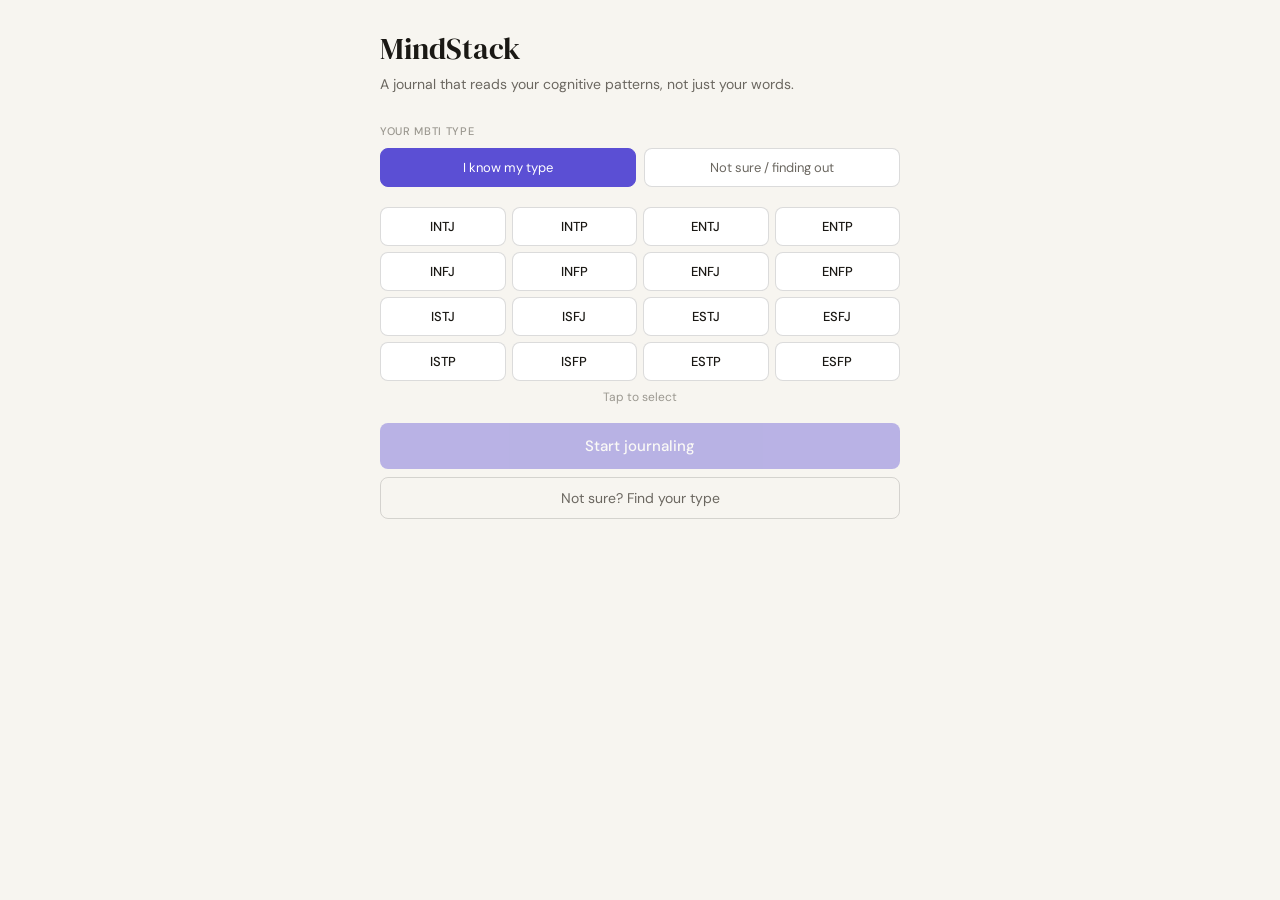
<file: index.html>
<!DOCTYPE html>
<html lang="en">
<head>
<meta charset="UTF-8">
<meta name="viewport" content="width=device-width, initial-scale=1.0">
<title>MindStack</title>
<link href="https://fonts.googleapis.com/css2?family=DM+Serif+Display:ital@0;1&family=DM+Sans:opsz,wght@9..40,300;9..40,400;9..40,500&display=swap" rel="stylesheet">
<link rel="stylesheet" href="styles.css">
</head>
<body>
<div class="shell">

<div id="p-onboard" class="page active">
  <div class="ob-logo serif">MindStack</div>
  <p class="ob-sub">A journal that reads your cognitive patterns, not just your words.</p>
  <div class="ob-lbl">Your MBTI type</div>
  <div class="mode-row">
    <button class="mode-btn active" id="m-know" onclick="setMode('know')">I know my type</button>
    <button class="mode-btn" id="m-unsure" onclick="setMode('unsure')">Not sure / finding out</button>
  </div>
  <div id="sec-know">
    <div class="type-grid" id="tg-know"></div>
    <p class="hint">Tap to select</p>
    <button class="btn-p" id="btn-start" disabled onclick="startApp()">Start journaling</button>
    <button class="btn-g" onclick="setMode('unsure')">Not sure? Find your type</button>
  </div>
  <div id="sec-unsure" style="display:none">
    <p style="font-size:14px;color:var(--text2);margin-bottom:18px;line-height:1.6">Select all the types that sound like you. We will narrow it down.</p>
    <div class="type-grid" id="tg-multi"></div>
    <p class="hint" id="multi-hint">Select one or more</p>
    <button class="btn-p" id="btn-quiz" disabled onclick="startQuiz()">Find my type</button>
    <button class="btn-g" onclick="setMode('know')">I know my type</button>
  </div>
</div>

<div id="p-quiz" class="page">
  <div class="quiz-prog" id="quiz-prog"></div>
  <div class="quiz-q serif" id="quiz-q"></div>
  <p class="quiz-sub" id="quiz-sub"></p>
  <div class="quiz-opts" id="quiz-opts"></div>
  <button class="btn-g" onclick="showPage('p-onboard')">Back</button>
</div>

<div id="p-result" class="page">
  <div style="text-align:center;padding:16px 0 24px">
    <div style="font-size:11px;font-weight:500;color:var(--text3);letter-spacing:.06em;text-transform:uppercase;margin-bottom:10px">Your likely type</div>
    <div class="result-type serif" id="res-type"></div>
    <p style="font-size:14px;color:var(--text2);line-height:1.6;max-width:300px;margin:0 auto" id="res-desc"></p>
  </div>
  <div class="card" id="res-stack"></div>
  <button class="btn-p" onclick="startApp()">This is me - start journaling</button>
  <button class="btn-g" onclick="showPage('p-onboard')">Try again</button>
</div>

<div id="main-app" style="display:none">

  <div id="tab-journal" class="page active">
    <div class="stat-row">
      <div class="stat"><div class="stat-num" id="s-streak">0</div><div class="stat-lbl">day streak</div></div>
      <div class="stat"><div class="stat-num" id="s-entries">0</div><div class="stat-lbl">entries</div></div>
      <div class="stat"><div class="stat-num" id="s-type">--</div><div class="stat-lbl">your type</div></div>
    </div>
    <div class="card">
      <div class="c-lbl">This week</div>
      <div class="streak-row" id="streak-row"></div>
    </div>
    <div class="card">
      <div class="j-mode-row">
        <button class="j-mode-btn active" id="jm-write" onclick="setJMode('write')">Free write</button>
        <button class="j-mode-btn" id="jm-scenario" onclick="setJMode('scenario')">Walk me through it</button>
      </div>
      <div id="jv-write">
        <textarea id="entry-input" placeholder="Write anything - what is on your mind, something that felt off, a situation you are turning over..."></textarea>
        <div class="toggle-row">
          <label class="tog"><input type="checkbox" id="excl-tog"><span class="t-sl"></span></label>
          <span class="tog-lbl">Exclude from AI - keep this private</span>
        </div>
        <button class="btn-p" style="margin-top:12px" id="btn-submit" onclick="submitFreeWrite()">Get insight</button>
      </div>
      <div id="jv-scenario" style="display:none">
        <div class="sc-step">
          <div class="sc-num">Step 1 - What happened</div>
          <div class="sc-q">Describe the situation plainly. Do not interpret it yet - just what occurred.</div>
          <textarea class="sc-input" id="sc-1" placeholder="e.g. I had a conversation and it went differently than I expected..."></textarea>
        </div>
        <div class="sc-step">
          <div class="sc-num">Step 2 - Your reaction</div>
          <div class="sc-q">What was your immediate internal response? What did you feel or think first?</div>
          <textarea class="sc-input" id="sc-2" placeholder="e.g. I felt defensive, I went quiet, I could not stop thinking about it..."></textarea>
        </div>
        <div class="sc-step">
          <div class="sc-num">Step 3 - What you want</div>
          <div class="sc-q">What outcome are you actually looking for - resolution, clarity, to be heard, to move on?</div>
          <textarea class="sc-input" id="sc-3" placeholder="e.g. I just want to understand why it bothered me..."></textarea>
        </div>
        <button class="btn-p" style="margin-top:4px" id="btn-scenario" onclick="submitScenario()">Analyse this situation</button>
      </div>
    </div>
    <div id="insight-out"></div>
  </div>

  <div id="tab-learn" class="page" style="display:none">
    <div class="sec-title serif" id="learn-title"></div>
    <p class="sec-sub">Understand your wiring and the system underneath all types.</p>
    <div class="learn-tabs">
      <button class="l-tab active" onclick="setLearnTab('stack')">Your stack</button>
      <button class="l-tab" onclick="setLearnTab('glossary')">Functions</button>
      <button class="l-tab" onclick="setLearnTab('growth')">Growth</button>
    </div>
    <div id="lv-stack"></div>
    <div id="lv-glossary" style="display:none"></div>
    <div id="lv-growth" style="display:none"></div>
  </div>

  <div id="tab-explore" class="page" style="display:none">
    <div class="sec-title serif">Explore types</div>
    <p class="sec-sub">A neutral look at every type and how to work with them as <span id="ex-your-type"></span>.</p>
    <div class="ex-grid" id="ex-type-grid"></div>
    <div id="ex-detail"></div>
  </div>

  <div id="tab-history" class="page" style="display:none">
    <div class="sec-title serif">History</div>
    <p class="sec-sub">Your month at a glance.</p>
    <div class="card">
      <div class="c-lbl" id="month-lbl"></div>
      <div class="month-grid" id="month-grid"></div>
      <div class="legend">
        <span><span class="l-dot" style="background:var(--purple-l);border:.5px solid var(--purple-m)"></span>AI insight</span>
        <span><span class="l-dot" style="background:var(--green-l);border:.5px solid #7DC4A0"></span>Private</span>
      </div>
    </div>
    <div id="entries-list"></div>
  </div>

  <div id="tab-dashboard" class="page" style="display:none">
    <div class="sec-title serif">Patterns</div>
    <p class="sec-sub">What keeps showing up in your entries.</p>
    <div class="card" style="margin-bottom:10px">
      <div class="c-lbl">Themes this month</div>
      <div class="bar-row"><div class="bar-lbl">Future / planning</div><div class="bar-track"><div class="bar-fill" style="width:85%"></div></div><div class="bar-val">85%</div></div>
      <div class="bar-row"><div class="bar-lbl">Relationships</div><div class="bar-track"><div class="bar-fill" style="width:72%"></div></div><div class="bar-val">72%</div></div>
      <div class="bar-row"><div class="bar-lbl">Performance</div><div class="bar-track"><div class="bar-fill" style="width:58%"></div></div><div class="bar-val">58%</div></div>
      <div class="bar-row"><div class="bar-lbl">Self-doubt</div><div class="bar-track"><div class="bar-fill" style="width:40%"></div></div><div class="bar-val">40%</div></div>
      <div class="bar-row"><div class="bar-lbl">Clarity moments</div><div class="bar-track"><div class="bar-fill" style="width:33%"></div></div><div class="bar-val">33%</div></div>
    </div>
    <div class="card" style="margin-bottom:10px">
      <div class="c-lbl">Recurring situations</div>
      <div class="pat-row"><div class="pat-icon" style="background:var(--purple-l)">&#x1F501;</div><div><div class="pat-lbl">Processing decisions alone</div><div class="pat-sub">Shows up in 8 of your last 12 entries</div></div></div>
      <div class="pat-row"><div class="pat-icon" style="background:var(--amber-l)">&#x26A1;</div><div><div class="pat-lbl">Post-conversation replays</div><div class="pat-sub">You often journal after a significant exchange</div></div></div>
      <div class="pat-row"><div class="pat-icon" style="background:var(--blue-l)">&#x1F3AF;</div><div><div class="pat-lbl">Progress vs. vision gap</div><div class="pat-sub">Recurring check on whether effort matches internal standard</div></div></div>
      <div class="pat-row"><div class="pat-icon" style="background:var(--green-l)">&#x1F331;</div><div><div class="pat-lbl">Rare ease</div><div class="pat-sub">Only 2 entries this month without tension present</div></div></div>
    </div>
    <div class="card" style="margin-bottom:10px">
      <div class="c-lbl">Words you return to</div>
      <div style="padding-top:4px"><span class="chip">progress</span><span class="chip">unsure</span><span class="chip">feels off</span><span class="chip">pattern</span><span class="chip">trust</span><span class="chip">plan</span><span class="chip">alone</span><span class="chip">behind</span><span class="chip">honest</span></div>
    </div>
    <div class="card">
      <div class="c-lbl">Your type recurring blind spot</div>
      <p id="blind-spot" style="font-size:14px;line-height:1.75;color:var(--text)"></p>
    </div>
  </div>

</div>
</div>

<nav class="nav" id="main-nav" style="display:none">
  <button class="nav-item active" onclick="switchTab('journal')"><div class="nav-dot"></div>Journal</button>
  <button class="nav-item" onclick="switchTab('learn')"><div class="nav-dot"></div>Learn</button>
  <button class="nav-item" onclick="switchTab('explore')"><div class="nav-dot"></div>Explore</button>
  <button class="nav-item" onclick="switchTab('history')"><div class="nav-dot"></div>History</button>
  <button class="nav-item" onclick="switchTab('dashboard')"><div class="nav-dot"></div>Patterns</button>
</nav>
<script src="app.js"></script>
</body>
</html>
</file>
<file: styles.css>
:root{--bg:#F7F5F0;--surface:#FFF;--surface2:#F0EDE6;--border:rgba(0,0,0,.08);--border2:rgba(0,0,0,.14);--text:#1A1814;--text2:#6B6760;--text3:#9B9890;--purple:#5B4FD4;--purple-l:#EAE8FA;--purple-m:#9B94E8;--green:#2D7A4F;--green-l:#E8F5EE;--amber:#B85C0A;--amber-l:#FDF0E6;--blue:#1A5FA8;--blue-l:#E6F0FA;--red:#C13030;--red-l:#FAE8E8;--r:12px;--rs:8px;}
*{box-sizing:border-box;margin:0;padding:0}
body{font-family:'DM Sans',sans-serif;background:var(--bg);color:var(--text);min-height:100vh}
.serif{font-family:'DM Serif Display',serif}
.shell{max-width:560px;margin:0 auto;padding:0 20px 88px}
.page{display:none;padding-top:28px;animation:fadeUp .22s ease}
.page.active{display:block}
@keyframes fadeUp{from{opacity:0;transform:translateY(8px)}to{opacity:1;transform:translateY(0)}}
.ob-logo{font-family:'DM Serif Display',serif;font-size:30px;margin-bottom:4px}
.ob-sub{font-size:14px;color:var(--text2);margin-bottom:28px;line-height:1.65}
.ob-lbl{font-size:11px;font-weight:500;color:var(--text3);letter-spacing:.06em;text-transform:uppercase;margin-bottom:10px}
.mode-row{display:flex;gap:8px;margin-bottom:20px}
.mode-btn{flex:1;padding:10px;font-size:13px;font-family:'DM Sans',sans-serif;border:.5px solid var(--border2);border-radius:var(--rs);background:var(--surface);color:var(--text2);cursor:pointer;transition:all .15s}
.mode-btn.active{background:var(--purple);color:#fff;border-color:var(--purple)}
.type-grid{display:grid;grid-template-columns:repeat(4,1fr);gap:6px;margin-bottom:8px}
.type-btn{background:var(--surface);border:.5px solid var(--border2);border-radius:var(--rs);padding:10px 4px;font-size:13px;font-weight:500;color:var(--text);cursor:pointer;text-align:center;font-family:'DM Sans',sans-serif;transition:all .15s}
.type-btn:hover{border-color:var(--purple-m);color:var(--purple)}
.type-btn.sel{background:var(--purple-l);border-color:var(--purple);color:var(--purple)}
.hint{font-size:12px;color:var(--text3);text-align:center;margin-bottom:18px}
.btn-p{background:var(--purple);color:#fff;border:none;border-radius:var(--rs);padding:13px 24px;font-size:15px;font-weight:500;font-family:'DM Sans',sans-serif;cursor:pointer;width:100%;transition:background .15s}
.btn-p:hover{background:#4A3FC0}
.btn-p:disabled{opacity:.4;cursor:not-allowed}
.btn-g{background:transparent;border:.5px solid var(--border2);border-radius:var(--rs);padding:11px 20px;font-size:14px;font-family:'DM Sans',sans-serif;color:var(--text2);cursor:pointer;width:100%;margin-top:8px;transition:all .15s}
.btn-g:hover{background:var(--surface2)}
.quiz-prog{display:flex;gap:4px;margin-bottom:22px}
.q-pip{flex:1;height:3px;border-radius:2px;background:var(--border)}
.q-pip.done{background:var(--purple)}
.q-pip.cur{background:var(--purple-m)}
.quiz-q{font-family:'DM Serif Display',serif;font-size:22px;line-height:1.3;margin-bottom:6px}
.quiz-sub{font-size:14px;color:var(--text2);margin-bottom:24px}
.quiz-opts{display:flex;flex-direction:column;gap:8px;margin-bottom:24px}
.q-opt{background:var(--surface);border:.5px solid var(--border2);border-radius:var(--r);padding:15px;font-size:14px;font-family:'DM Sans',sans-serif;color:var(--text);cursor:pointer;text-align:left;line-height:1.5;transition:all .15s}
.q-opt:hover{border-color:var(--purple-m)}
.q-opt.sel{background:var(--purple-l);border-color:var(--purple);color:var(--purple)}
.result-type{font-family:'DM Serif Display',serif;font-size:56px;color:var(--purple);margin-bottom:8px}
.nav{position:fixed;bottom:0;left:0;right:0;background:var(--surface);border-top:.5px solid var(--border);display:flex;z-index:100}
.nav-item{flex:1;padding:11px 4px 15px;font-size:10px;font-weight:500;color:var(--text3);cursor:pointer;text-align:center;letter-spacing:.03em;text-transform:uppercase;border:none;background:transparent;font-family:'DM Sans',sans-serif;transition:color .15s}
.nav-item.active{color:var(--purple)}
.nav-dot{width:4px;height:4px;border-radius:50%;background:var(--purple);margin:0 auto 5px;opacity:0;transition:opacity .15s}
.nav-item.active .nav-dot{opacity:1}
.card{background:var(--surface);border:.5px solid var(--border);border-radius:var(--r);padding:18px;margin-bottom:10px}
.c-lbl{font-size:11px;font-weight:500;color:var(--text3);letter-spacing:.06em;text-transform:uppercase;margin-bottom:10px}
.sec-title{font-family:'DM Serif Display',serif;font-size:22px;margin-bottom:4px;padding-top:4px}
.sec-sub{font-size:14px;color:var(--text2);margin-bottom:18px;line-height:1.6}
.stat-row{display:grid;grid-template-columns:1fr 1fr 1fr;gap:8px;margin-bottom:10px}
.stat{background:var(--surface2);border-radius:var(--rs);padding:13px 10px;text-align:center}
.stat-num{font-family:'DM Serif Display',serif;font-size:26px}
.stat-lbl{font-size:11px;color:var(--text3);margin-top:2px}
.streak-row{display:flex;gap:5px}
.s-dot{width:34px;height:34px;border-radius:50%;border:.5px solid var(--border2);background:var(--surface2);display:flex;align-items:center;justify-content:center;font-size:11px;color:var(--text3);font-weight:500}
.s-dot.done{background:var(--purple);border-color:var(--purple);color:#fff;font-size:13px}
.s-dot.today{border:2px solid var(--purple);color:var(--purple);font-weight:600}
.j-mode-row{display:flex;gap:0;background:var(--surface2);border-radius:var(--rs);padding:3px;margin-bottom:14px}
.j-mode-btn{flex:1;padding:8px;font-size:13px;font-weight:500;font-family:'DM Sans',sans-serif;border:none;border-radius:6px;background:transparent;color:var(--text3);cursor:pointer;transition:all .18s}
.j-mode-btn.active{background:var(--surface);color:var(--text);box-shadow:0 1px 3px rgba(0,0,0,.08)}
textarea{width:100%;border:.5px solid var(--border2);border-radius:var(--rs);padding:14px;font-size:15px;font-family:'DM Sans',sans-serif;color:var(--text);background:var(--surface);resize:none;min-height:110px;outline:none;line-height:1.6}
textarea:focus{border-color:var(--purple-m)}
.toggle-row{display:flex;align-items:center;gap:10px;margin-top:11px}
.tog{position:relative;width:38px;height:22px;cursor:pointer;flex-shrink:0}
.tog input{opacity:0;width:0;height:0}
.t-sl{position:absolute;inset:0;background:var(--surface2);border-radius:22px;border:.5px solid var(--border2);transition:.2s}
.t-sl:before{content:'';position:absolute;width:16px;height:16px;left:3px;top:3px;background:var(--text3);border-radius:50%;transition:.2s}
input:checked+.t-sl{background:var(--green-l);border-color:var(--green)}
input:checked+.t-sl:before{transform:translateX(16px);background:var(--green)}
.tog-lbl{font-size:13px;color:var(--text2)}
.sc-step{background:var(--surface2);border-radius:var(--rs);padding:14px;margin-bottom:8px}
.sc-num{font-size:11px;font-weight:500;color:var(--text3);letter-spacing:.05em;text-transform:uppercase;margin-bottom:6px}
.sc-q{font-size:14px;color:var(--text);line-height:1.55;margin-bottom:10px}
.sc-input{width:100%;border:.5px solid var(--border2);border-radius:var(--rs);padding:10px 12px;font-size:14px;font-family:'DM Sans',sans-serif;color:var(--text);background:var(--surface);outline:none;resize:none;min-height:60px;line-height:1.5}
.sc-input:focus{border-color:var(--purple-m)}
.insight-card{background:var(--purple-l);border:.5px solid var(--purple-m);border-radius:var(--r);padding:18px;margin-top:10px}
.insight-card p{font-size:14px;color:#2D2580;line-height:1.75}
.insight-hdr{font-size:11px;font-weight:500;color:var(--purple);letter-spacing:.06em;text-transform:uppercase;margin-bottom:10px}
.private-card{background:var(--green-l);border:.5px solid #7DC4A0;border-radius:var(--rs);padding:13px;margin-top:10px;font-size:13px;color:var(--green)}
.learn-tabs{display:flex;gap:0;background:var(--surface2);border-radius:var(--rs);padding:3px;margin-bottom:18px}
.l-tab{flex:1;padding:8px 4px;font-size:12px;font-weight:500;font-family:'DM Sans',sans-serif;border:none;border-radius:6px;background:transparent;color:var(--text3);cursor:pointer;transition:all .18s;text-align:center}
.l-tab.active{background:var(--surface);color:var(--text);box-shadow:0 1px 3px rgba(0,0,0,.08)}
.fn-card{background:var(--surface);border:.5px solid var(--border);border-radius:var(--r);padding:18px;margin-bottom:10px}
.fn-badge{display:inline-block;font-size:11px;font-weight:500;padding:3px 10px;border-radius:20px;margin-bottom:10px}
.b-dom{background:var(--purple-l);color:var(--purple)}
.b-aux{background:var(--blue-l);color:var(--blue)}
.b-ter{background:var(--green-l);color:var(--green)}
.b-inf{background:var(--amber-l);color:var(--amber)}
.fn-name{font-family:'DM Serif Display',serif;font-size:17px;margin-bottom:12px}
.fn-sec{margin-bottom:10px}
.fn-sec-lbl{font-size:11px;font-weight:500;color:var(--text3);text-transform:uppercase;letter-spacing:.06em;margin-bottom:3px}
.fn-sec p{font-size:13px;color:var(--text);line-height:1.65}
.fn-watch{font-size:13px;color:var(--text2);line-height:1.65;font-style:italic}
.gloss-fn{background:var(--surface);border:.5px solid var(--border);border-radius:var(--r);padding:18px;margin-bottom:10px}
.gloss-symbol{font-family:'DM Serif Display',serif;font-size:28px;color:var(--purple);margin-bottom:4px}
.gloss-name{font-size:15px;font-weight:500;margin-bottom:8px}
.gloss-body{font-size:13px;color:var(--text2);line-height:1.7;margin-bottom:10px}
.pos-row{display:flex;flex-direction:column;gap:6px}
.pos-item{display:flex;gap:8px;align-items:flex-start}
.pos-badge{font-size:10px;font-weight:500;padding:2px 8px;border-radius:20px;flex-shrink:0;margin-top:1px}
.pos-text{font-size:12px;color:var(--text2);line-height:1.55}
.ex-grid{display:grid;grid-template-columns:repeat(4,1fr);gap:6px;margin-bottom:18px}
.ex-btn{background:var(--surface);border:.5px solid var(--border2);border-radius:var(--rs);padding:10px 4px;font-size:13px;font-weight:500;color:var(--text2);cursor:pointer;text-align:center;font-family:'DM Sans',sans-serif;transition:all .15s}
.ex-btn:hover{border-color:var(--purple-m);color:var(--purple)}
.ex-btn.sel{background:var(--purple-l);border-color:var(--purple);color:var(--purple)}
.month-grid{display:grid;grid-template-columns:repeat(7,1fr);gap:4px;margin-bottom:8px}
.m-day-lbl{font-size:11px;color:var(--text3);text-align:center;padding-bottom:4px}
.day-cell{aspect-ratio:1;border-radius:var(--rs);border:.5px solid var(--border);background:var(--surface2);display:flex;align-items:center;justify-content:center;font-size:11px;color:var(--text3)}
.day-cell.ai{background:var(--purple-l);border-color:var(--purple-m);color:var(--purple)}
.day-cell.priv{background:var(--green-l);border-color:#7DC4A0;color:var(--green)}
.day-cell.tod{border:2px solid var(--purple)}
.legend{display:flex;gap:14px;font-size:12px;color:var(--text3);margin-top:6px}
.legend span{display:flex;align-items:center;gap:5px}
.l-dot{width:10px;height:10px;border-radius:2px}
.entry-row{background:var(--surface);border:.5px solid var(--border);border-radius:var(--rs);padding:13px;margin-bottom:8px}
.e-date{font-size:12px;color:var(--text3);margin-bottom:4px}
.e-preview{font-size:13px;color:var(--text);line-height:1.5;white-space:nowrap;overflow:hidden;text-overflow:ellipsis}
.e-tag{display:inline-block;font-size:11px;padding:2px 8px;border-radius:20px;margin-top:5px}
.tag-ai{background:var(--purple-l);color:var(--purple)}
.tag-priv{background:var(--green-l);color:var(--green)}
.bar-row{display:flex;align-items:center;gap:10px;margin-bottom:9px}
.bar-lbl{font-size:13px;color:var(--text2);width:120px;flex-shrink:0}
.bar-track{flex:1;height:6px;background:var(--surface2);border-radius:3px;overflow:hidden}
.bar-fill{height:100%;border-radius:3px;background:var(--purple)}
.bar-val{font-size:12px;color:var(--text3);width:32px;text-align:right}
.pat-row{display:flex;align-items:center;gap:12px;padding:13px 0;border-bottom:.5px solid var(--border)}
.pat-row:last-child{border:none}
.pat-icon{width:36px;height:36px;border-radius:50%;display:flex;align-items:center;justify-content:center;font-size:15px;flex-shrink:0}
.pat-lbl{font-size:14px;font-weight:500}
.pat-sub{font-size:12px;color:var(--text3);margin-top:2px}
.chip{display:inline-block;background:var(--surface2);border:.5px solid var(--border2);border-radius:20px;padding:5px 12px;font-size:13px;color:var(--text2);margin:0 4px 6px 0}
.loader{display:inline-flex;gap:4px}
.loader span{width:5px;height:5px;border-radius:50%;background:var(--purple);animation:ld 1s infinite}
.loader span:nth-child(2){animation-delay:.15s}
.loader span:nth-child(3){animation-delay:.3s}
@keyframes ld{0%,60%,100%{transform:translateY(0)}30%{transform:translateY(-5px)}}
.growth-point{display:flex;gap:10px;margin-bottom:10px}
.growth-dot{width:6px;height:6px;border-radius:50%;flex-shrink:0;margin-top:7px}
.growth-text{font-size:13px;color:var(--text);line-height:1.65}
</file>
